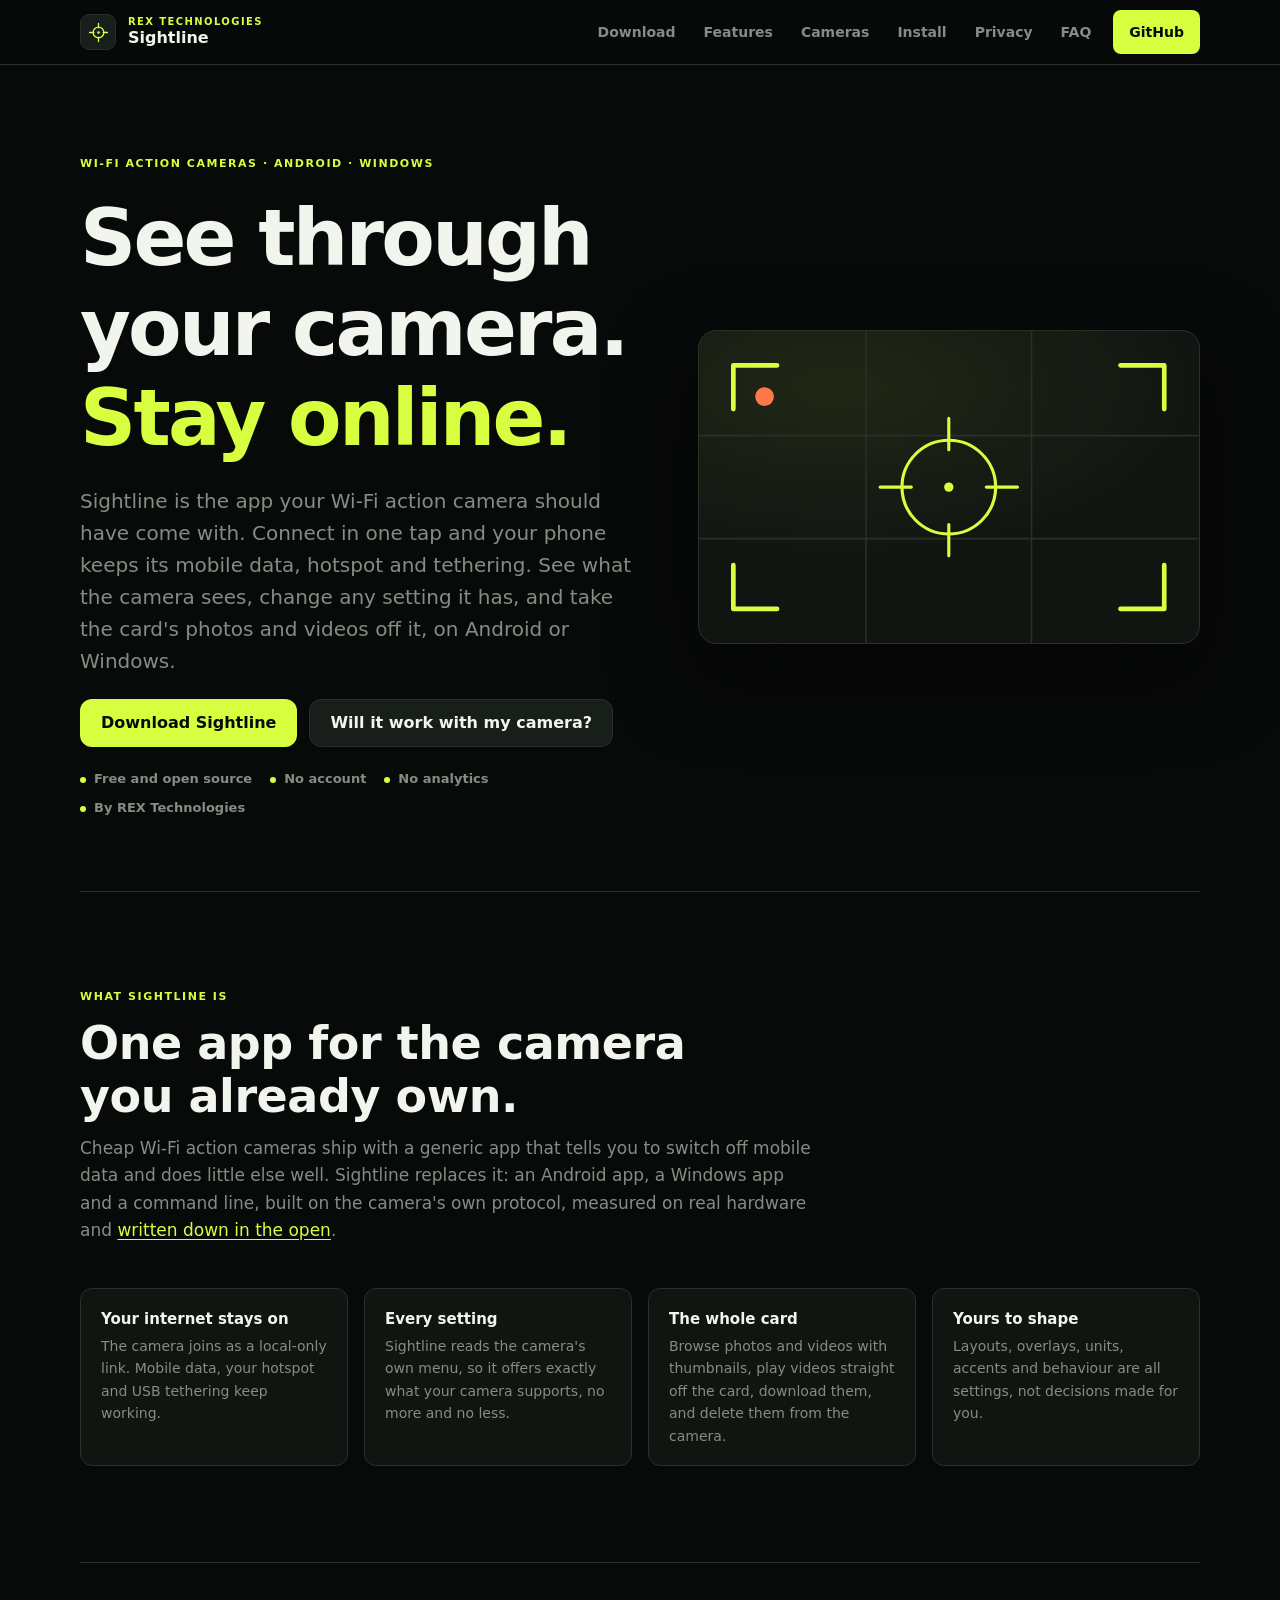
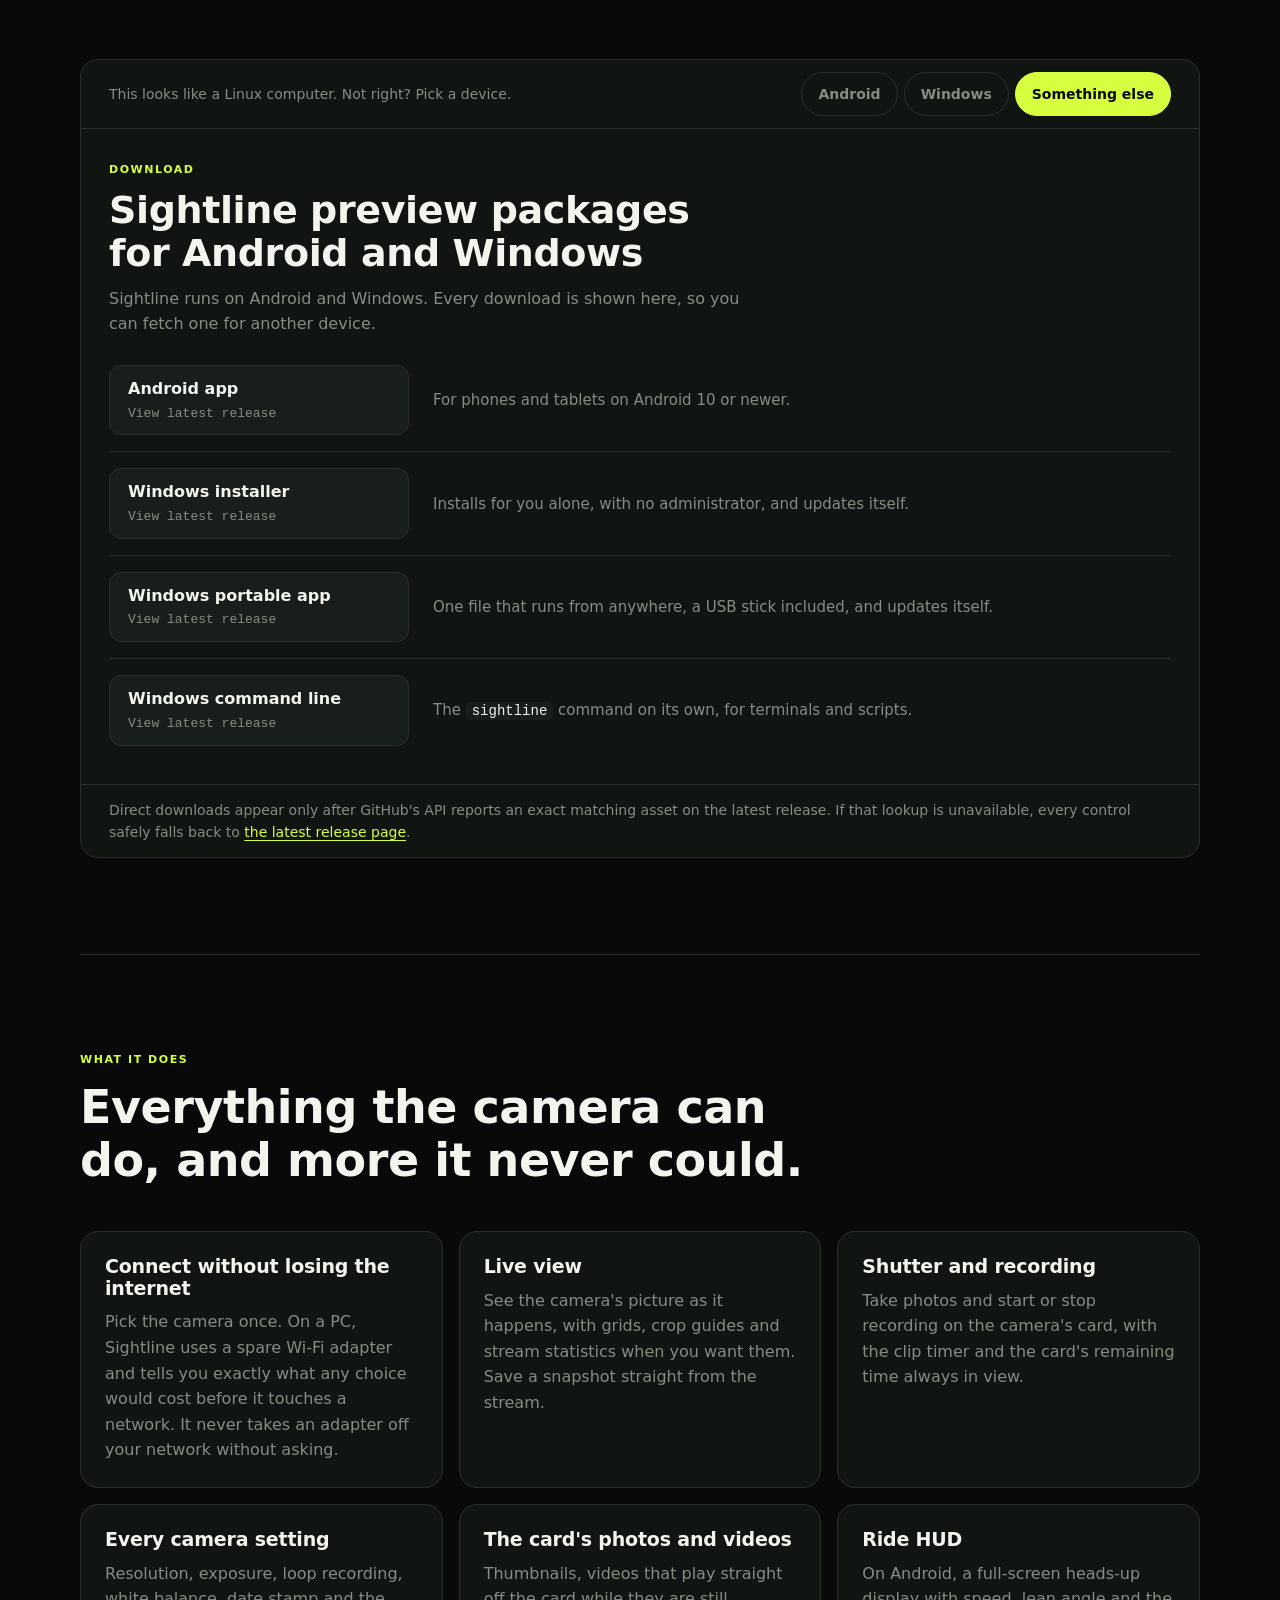
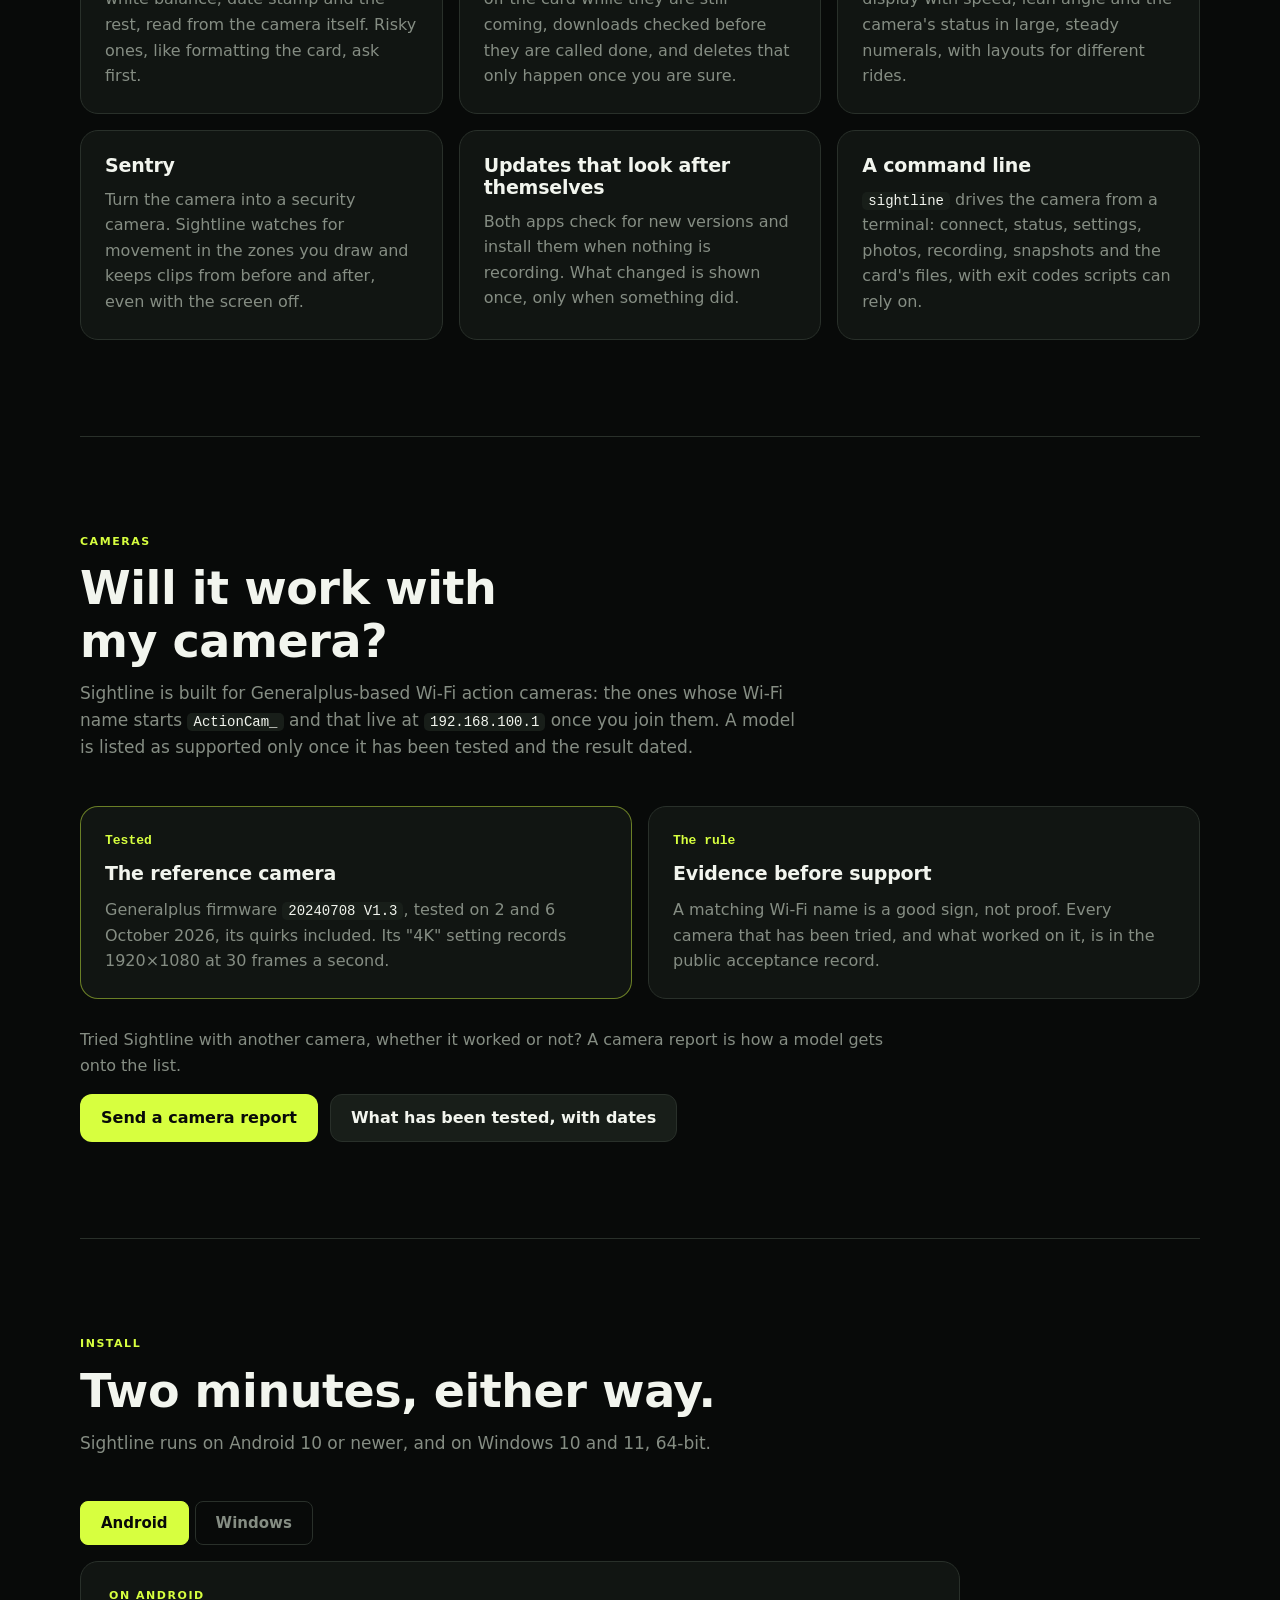
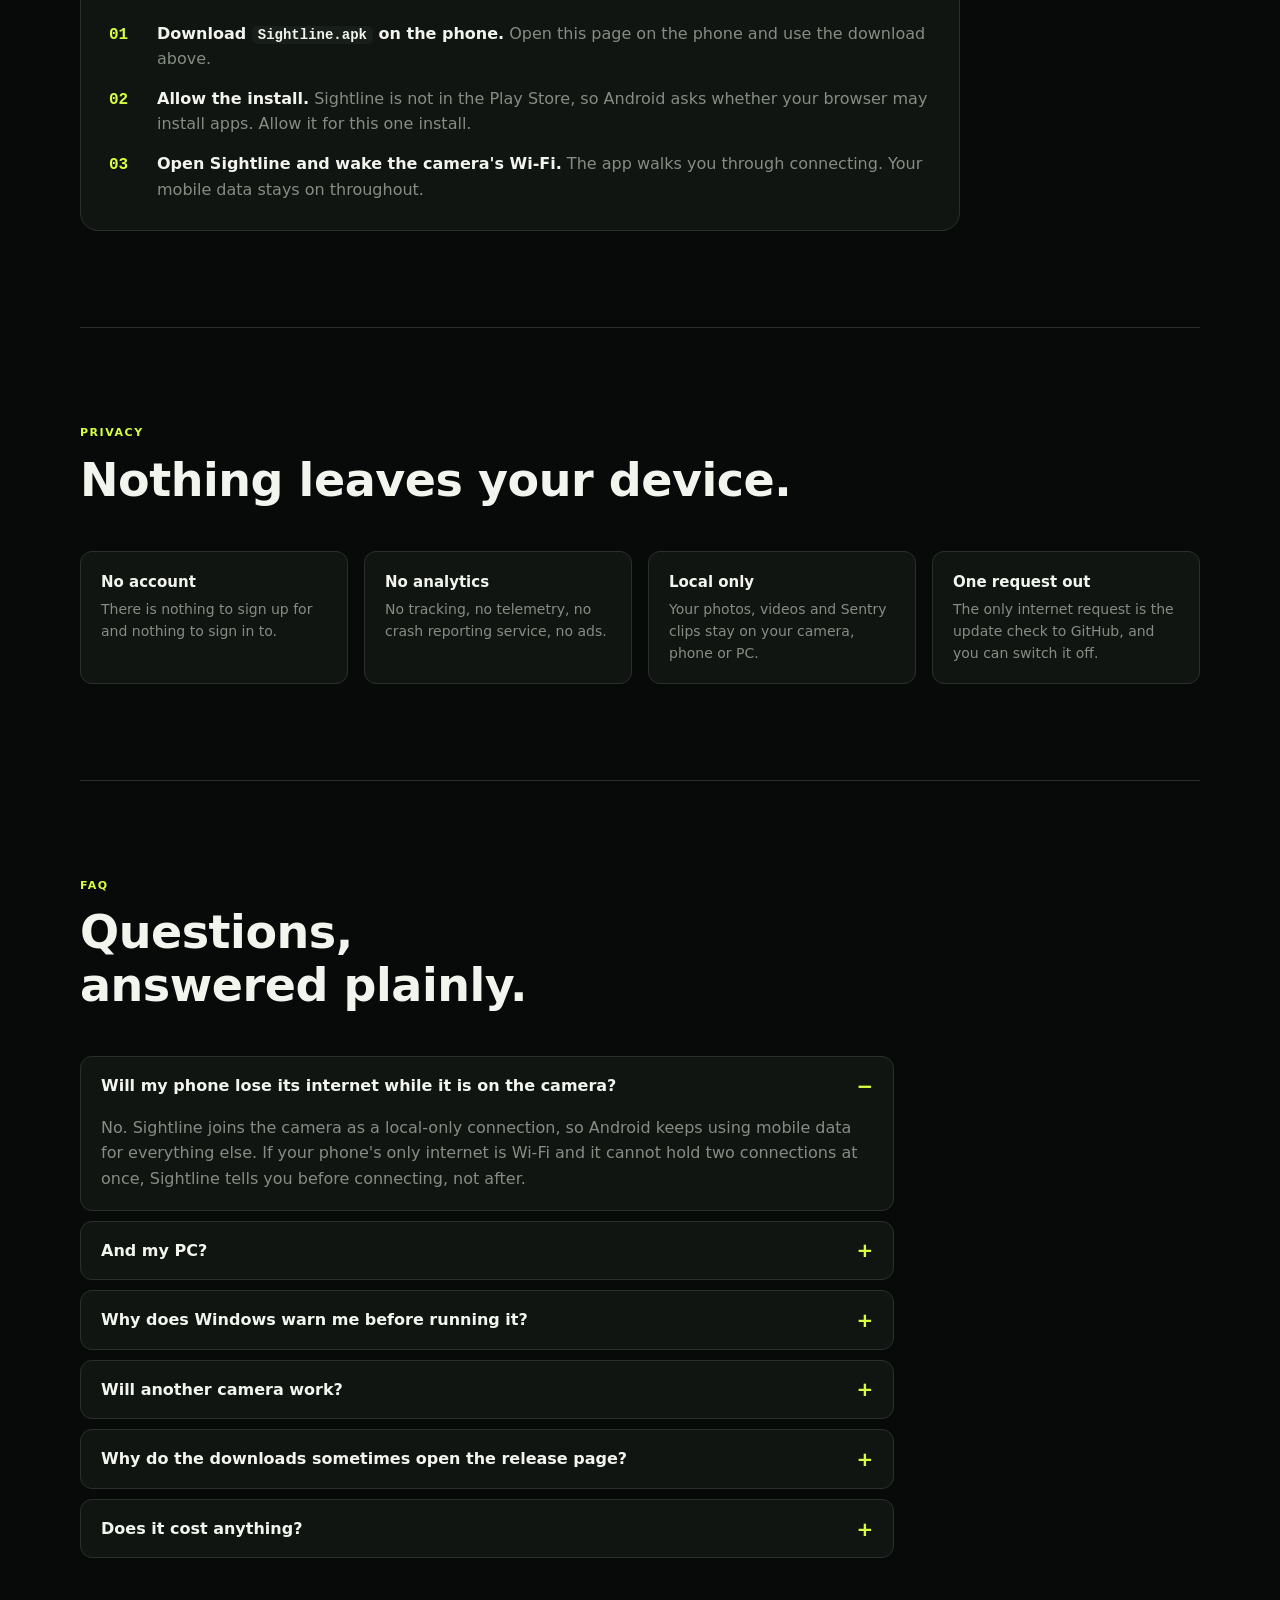
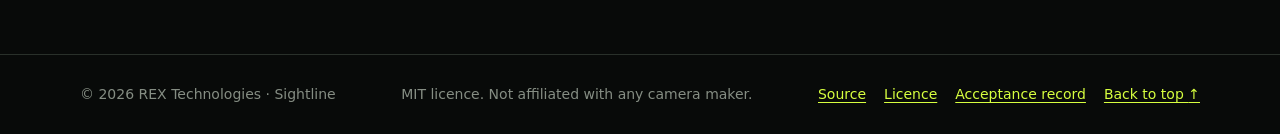
<file: site/index.html>
<!doctype html>
<html lang="en-GB">
<head>
<meta charset="utf-8">
<meta name="viewport" content="width=device-width,initial-scale=1">
<meta name="description" content="Sightline connects your phone or PC to a Wi-Fi action camera without cutting your internet: live view, every camera setting, the card's photos and videos, a ride HUD and a security-camera mode. Free, local only, by REX Technologies.">
<meta name="robots" content="index,follow">
<meta name="color-scheme" content="dark">
<meta name="theme-color" content="#080A09">
<meta property="og:title" content="Sightline — see through your action camera, stay online — REX Technologies">
<meta property="og:description" content="Live view, every setting, the card's files, a ride HUD and a security-camera mode for Wi-Fi action cameras. Android and Windows. No account, no analytics.">
<meta property="og:type" content="website">
<meta property="og:url" content="https://tochi-mba.github.io/sightline/">
<meta property="og:site_name" content="Sightline">
<meta name="twitter:card" content="summary">
<link rel="canonical" href="https://tochi-mba.github.io/sightline/">
<link rel="icon" href="favicon.svg" type="image/svg+xml">
<link rel="stylesheet" href="styles.css">
<noscript><style>@media(max-width:760px){.site-nav{display:flex!important;position:static!important;flex-direction:column}.menu-button{display:none!important}}</style></noscript>
<title>Sightline — see through your action camera, stay online — REX Technologies</title>
</head>
<body>
<a class="skip-link" href="#main">Skip to content</a>
<div class="ambient ambient-one" aria-hidden="true"></div>
<div class="ambient ambient-two" aria-hidden="true"></div>

<header class="site-header">
  <div class="container nav-wrap">
    <a class="brand" href="#top" aria-label="Sightline, by REX Technologies">
      <span class="brand-mark" aria-hidden="true"><svg viewBox="0 0 32 32"><circle cx="16" cy="16" r="7.5"/><path d="M16 3.5v6M16 22.5v6M3.5 16h6M22.5 16h6"/><circle class="brand-dot" cx="16" cy="16" r="1.8"/></svg></span>
      <span class="brand-lockup"><span class="brand-company">REX Technologies</span><span class="brand-name">Sightline</span></span>
    </a>
    <button class="menu-button" id="menu-button" type="button" aria-expanded="false" aria-controls="site-nav"><span class="sr-only">Toggle navigation</span><span></span><span></span></button>
    <nav id="site-nav" class="site-nav" aria-label="Primary navigation">
      <a href="#download">Download</a>
      <a href="#features">Features</a>
      <a href="#cameras">Cameras</a>
      <a href="#install">Install</a>
      <a href="#privacy">Privacy</a>
      <a href="#faq">FAQ</a>
      <a class="nav-github" href="https://github.com/tochi-mba/sightline">GitHub</a>
    </nav>
  </div>
</header>

<main id="main">
  <section class="hero container" id="top">
    <div class="hero-copy">
      <p class="eyebrow signal">Wi-Fi action cameras · Android · Windows</p>
      <h1>See through your camera. <span>Stay online.</span></h1>
      <p class="hero-lede">
        Sightline is the app your Wi-Fi action camera should have come with. Connect in one tap and
        your phone keeps its mobile data, hotspot and tethering. See what the camera sees, change
        any setting it has, and take the card's photos and videos off it, on Android or Windows.
      </p>
      <div class="hero-actions">
        <a class="button button-primary" href="#download">Download Sightline</a>
        <a class="button button-secondary" href="#cameras">Will it work with my camera?</a>
      </div>
      <div class="hero-meta">
        <span>Free and open source</span>
        <span>No account</span>
        <span>No analytics</span>
        <span>By REX Technologies</span>
      </div>
    </div>
    <div class="viewfinder" aria-hidden="true">
      <svg viewBox="0 0 320 200" focusable="false">
        <path class="vf-grid" d="M107 0v200M213 0v200M0 67h320M0 133h320"/>
        <path class="vf-corner" d="M22 50V22h28M270 22h28v28M298 150v28h-28M50 178H22v-28"/>
        <circle class="vf-ring" cx="160" cy="100" r="30"/>
        <path class="vf-cross" d="M160 56v20M160 124v20M116 100h20M184 100h20"/>
        <circle class="vf-dot" cx="160" cy="100" r="3"/>
        <circle class="vf-live" cx="42" cy="42" r="6"/>
      </svg>
    </div>
  </section>

  <section class="section container" id="about">
    <div class="section-heading">
      <p class="eyebrow signal">What Sightline is</p>
      <h2>One app for the camera you already own.</h2>
      <p>
        Cheap Wi-Fi action cameras ship with a generic app that tells you to switch off mobile data
        and does little else well. Sightline replaces it: an Android app, a Windows app and a
        command line, built on the camera's own protocol, measured on real hardware and
        <a href="https://github.com/tochi-mba/sightline/blob/main/docs/PROTOCOL.md">written down in the open</a>.
      </p>
    </div>
    <div class="facts">
      <div><strong>Your internet stays on</strong><span>The camera joins as a local-only link. Mobile data, your hotspot and USB tethering keep working.</span></div>
      <div><strong>Every setting</strong><span>Sightline reads the camera's own menu, so it offers exactly what your camera supports, no more and no less.</span></div>
      <div><strong>The whole card</strong><span>Browse photos and videos with thumbnails, play videos straight off the card, download them, and delete them from the camera.</span></div>
      <div><strong>Yours to shape</strong><span>Layouts, overlays, units, accents and behaviour are all settings, not decisions made for you.</span></div>
    </div>
  </section>

  <section class="section container" id="download" aria-labelledby="download-title">
    <div class="download">
      <div class="download-top">
        <p class="download-guess" id="download-guess" aria-live="polite">Choose the download for the device that will run it.</p>
        <div class="chips" id="download-chips" role="group" aria-label="Show the downloads for" hidden>
          <button class="chip" id="chip-android" type="button" aria-pressed="false">Android</button>
          <button class="chip" id="chip-windows" type="button" aria-pressed="false">Windows</button>
          <button class="chip" id="chip-other" type="button" aria-pressed="false">Something else</button>
        </div>
      </div>
      <div class="download-head">
        <p class="eyebrow signal">Download</p>
        <h2 id="download-title">Sightline preview packages for Android and Windows</h2>
        <p id="download-note">Sightline runs on Android and Windows. Every download is shown here, so you can fetch one for another device.</p>
      </div>
      <ul class="download-list" id="download-list">
        <li class="download-item" id="download-apk">
          <div class="download-phone" id="download-phone" hidden>
            <p class="eyebrow signal">Get it on your phone</p>
            <p>Open <strong>tochi-mba.github.io/sightline</strong> on the phone and download it there, or download it here and copy it across.</p>
            <!-- The QR code's slot. Once site/apk-qr.svg has been generated and committed, put this
                 line here, uncommented; until then the page references no file that does not exist.
                 <img class="download-qr" src="apk-qr.svg" alt="A QR code that opens the Android download" width="148" height="148">
            -->
          </div>
          <a class="download-link" href="https://github.com/tochi-mba/sightline/releases/latest"><span class="download-label">Android app</span><span class="download-file" id="file-apk">View latest release</span></a>
          <div class="download-text">
            <p>For phones and tablets on Android 10 or newer.</p>
            <p class="download-meta" id="meta-apk" hidden></p>
          </div>
        </li>
        <li class="download-item" id="download-setup">
          <a class="download-link" href="https://github.com/tochi-mba/sightline/releases/latest"><span class="download-label">Windows installer</span><span class="download-file" id="file-setup">View latest release</span></a>
          <div class="download-text">
            <p>Installs for you alone, with no administrator, and updates itself.</p>
            <p class="download-meta" id="meta-setup" hidden></p>
          </div>
        </li>
        <li class="download-item" id="download-portable">
          <a class="download-link" href="https://github.com/tochi-mba/sightline/releases/latest"><span class="download-label">Windows portable app</span><span class="download-file" id="file-portable">View latest release</span></a>
          <div class="download-text">
            <p>One file that runs from anywhere, a USB stick included, and updates itself.</p>
            <p class="download-meta" id="meta-portable" hidden></p>
          </div>
        </li>
        <li class="download-item" id="download-cli">
          <a class="download-link" href="https://github.com/tochi-mba/sightline/releases/latest"><span class="download-label">Windows command line</span><span class="download-file" id="file-cli">View latest release</span></a>
          <div class="download-text">
            <p>The <code>sightline</code> command on its own, for terminals and scripts.</p>
            <p class="download-meta" id="meta-cli" hidden></p>
          </div>
        </li>
      </ul>
      <div class="download-foot">
        <p>
          Direct downloads appear only after GitHub's API reports an exact matching asset on the
          latest release. If that lookup is unavailable, every control safely falls back to
          <a href="https://github.com/tochi-mba/sightline/releases/latest">the latest release page</a>.
        </p>
      </div>
    </div>
  </section>

  <section class="section container" id="features">
    <div class="section-heading">
      <p class="eyebrow signal">What it does</p>
      <h2>Everything the camera can do, and more it never could.</h2>
    </div>
    <div class="feature-grid">
      <div class="feature-card">
        <h3>Connect without losing the internet</h3>
        <p>Pick the camera once. On a PC, Sightline uses a spare Wi-Fi adapter and tells you exactly what any choice would cost before it touches a network. It never takes an adapter off your network without asking.</p>
      </div>
      <div class="feature-card">
        <h3>Live view</h3>
        <p>See the camera's picture as it happens, with grids, crop guides and stream statistics when you want them. Save a snapshot straight from the stream.</p>
      </div>
      <div class="feature-card">
        <h3>Shutter and recording</h3>
        <p>Take photos and start or stop recording on the camera's card, with the clip timer and the card's remaining time always in view.</p>
      </div>
      <div class="feature-card">
        <h3>Every camera setting</h3>
        <p>Resolution, exposure, loop recording, white balance, date stamp and the rest, read from the camera itself. Risky ones, like formatting the card, ask first.</p>
      </div>
      <div class="feature-card">
        <h3>The card's photos and videos</h3>
        <p>Thumbnails, videos that play straight off the card while they are still coming, downloads checked before they are called done, and deletes that only happen once you are sure.</p>
      </div>
      <div class="feature-card">
        <h3>Ride HUD</h3>
        <p>On Android, a full-screen heads-up display with speed, lean angle and the camera's status in large, steady numerals, with layouts for different rides.</p>
      </div>
      <div class="feature-card">
        <h3>Sentry</h3>
        <p>Turn the camera into a security camera. Sightline watches for movement in the zones you draw and keeps clips from before and after, even with the screen off.</p>
      </div>
      <div class="feature-card">
        <h3>Updates that look after themselves</h3>
        <p>Both apps check for new versions and install them when nothing is recording. What changed is shown once, only when something did.</p>
      </div>
      <div class="feature-card">
        <h3>A command line</h3>
        <p><code>sightline</code> drives the camera from a terminal: connect, status, settings, photos, recording, snapshots and the card's files, with exit codes scripts can rely on.</p>
      </div>
    </div>
  </section>

  <section class="section container" id="cameras">
    <div class="section-heading">
      <p class="eyebrow signal">Cameras</p>
      <h2>Will it work with my camera?</h2>
      <p>
        Sightline is built for Generalplus-based Wi-Fi action cameras: the ones whose Wi-Fi name
        starts <code>ActionCam_</code> and that live at <code>192.168.100.1</code> once you join
        them. A model is listed as supported only once it has been tested and the result dated.
      </p>
    </div>
    <div class="steps steps-two">
      <div class="step step-verified">
        <span class="step-number">Tested</span>
        <h3>The reference camera</h3>
        <p>Generalplus firmware <code>20240708 V1.3</code>, tested on 2 and 6 October 2026, its quirks included. Its "4K" setting records 1920×1080 at 30 frames a second.</p>
      </div>
      <div class="step">
        <span class="step-number">The rule</span>
        <h3>Evidence before support</h3>
        <p>A matching Wi-Fi name is a good sign, not proof. Every camera that has been tried, and what worked on it, is in the public acceptance record.</p>
      </div>
    </div>
    <div class="camera-report">
      <p>Tried Sightline with another camera, whether it worked or not? A camera report is how a model gets onto the list.</p>
      <div class="hero-actions">
        <a class="button button-primary" href="https://github.com/tochi-mba/sightline/issues/new?title=Camera%20report%3A%20&amp;body=Camera%2C%20as%20named%20on%20it%20or%20its%20box%3A%0A%0AHow%20its%20Wi-Fi%20name%20starts%20%28for%20example%20ActionCam_%3B%20leave%20off%20the%20rest%2C%20which%20can%20identify%20your%20camera%29%3A%0A%0AIs%20it%20at%20192.168.100.1%20once%20you%20have%20joined%20its%20Wi-Fi%3F%0A%0AFirmware%2C%20if%20you%20can%20see%20it%3A%0A%0AWhat%20worked%3A%0A%0AWhat%20did%20not%3A%0A">Send a camera report</a>
        <a class="button button-secondary" href="https://github.com/tochi-mba/sightline/blob/main/docs/ACCEPTANCE.md">What has been tested, with dates</a>
      </div>
    </div>
  </section>

  <section class="section container" id="install">
    <div class="section-heading">
      <p class="eyebrow signal">Install</p>
      <h2>Two minutes, either way.</h2>
      <p>Sightline runs on Android 10 or newer, and on Windows 10 and 11, 64-bit.</p>
    </div>
    <div class="tabs" id="install-tabs" role="tablist" aria-label="Install on" hidden>
      <button class="tab" id="tab-android" type="button" role="tab" aria-selected="true" aria-controls="install-android">Android</button>
      <button class="tab" id="tab-windows" type="button" role="tab" aria-selected="false" aria-controls="install-windows" tabindex="-1">Windows</button>
    </div>
    <div class="tab-panel" id="install-android" role="tabpanel" aria-labelledby="tab-android">
      <h3 class="panel-title">On Android</h3>
      <ol class="install-steps">
        <li><strong>Download <code>Sightline.apk</code> on the phone.</strong> Open this page on the phone and use the download above.</li>
        <li><strong>Allow the install.</strong> Sightline is not in the Play Store, so Android asks whether your browser may install apps. Allow it for this one install.</li>
        <li><strong>Open Sightline and wake the camera's Wi-Fi.</strong> The app walks you through connecting. Your mobile data stays on throughout.</li>
      </ol>
    </div>
    <div class="tab-panel" id="install-windows" role="tabpanel" aria-labelledby="tab-windows">
      <h3 class="panel-title">On Windows</h3>
      <ol class="install-steps">
        <li><strong>Run <code>Sightline-Setup.exe</code>.</strong> It installs for you alone, needs no administrator, and puts <code>sightline</code> on your path. Prefer nothing installed? <code>Sightline-Portable.exe</code> runs from anywhere.</li>
        <li><strong>If Windows says "Windows protected your PC", choose More info, then Run anyway.</strong> Sightline is not code-signed yet, and that is the warning Windows shows for every unsigned app.</li>
        <li><strong>Plug in a spare Wi-Fi adapter if you have one.</strong> It lets the PC stay online through its own Wi-Fi while the adapter talks to the camera. Sightline works with one adapter too and says first what that will mean.</li>
      </ol>
    </div>
  </section>

  <section class="section container" id="privacy">
    <div class="section-heading">
      <p class="eyebrow signal">Privacy</p>
      <h2>Nothing leaves your device.</h2>
    </div>
    <div class="facts">
      <div><strong>No account</strong><span>There is nothing to sign up for and nothing to sign in to.</span></div>
      <div><strong>No analytics</strong><span>No tracking, no telemetry, no crash reporting service, no ads.</span></div>
      <div><strong>Local only</strong><span>Your photos, videos and Sentry clips stay on your camera, phone or PC.</span></div>
      <div><strong>One request out</strong><span>The only internet request is the update check to GitHub, and you can switch it off.</span></div>
    </div>
  </section>

  <section class="section container" id="faq">
    <div class="section-heading">
      <p class="eyebrow signal">FAQ</p>
      <h2>Questions, answered plainly.</h2>
    </div>
    <div class="faq">
      <details open>
        <summary>Will my phone lose its internet while it is on the camera?</summary>
        <p>No. Sightline joins the camera as a local-only connection, so Android keeps using mobile data for everything else. If your phone's only internet is Wi-Fi and it cannot hold two connections at once, Sightline tells you before connecting, not after.</p>
      </details>
      <details>
        <summary>And my PC?</summary>
        <p>With a spare Wi-Fi adapter, nothing changes: the camera gets the spare and your internet keeps its own. With one adapter, Sightline says exactly what will pause and puts your Wi-Fi back on its network when you disconnect.</p>
      </details>
      <details>
        <summary>Why does Windows warn me before running it?</summary>
        <p>Because the builds are not code-signed yet. A certificate costs money, and the warning is what Windows shows for every unsigned app. The source is public, and every release lists its files' checksums.</p>
      </details>
      <details>
        <summary>Will another camera work?</summary>
        <p>If its Wi-Fi name starts <code>ActionCam_</code> and it answers at <code>192.168.100.1</code>, very likely. Only tested models are listed as supported; a camera report adds yours.</p>
      </details>
      <details>
        <summary>Why do the downloads sometimes open the release page?</summary>
        <p>A button becomes a direct download only once GitHub confirms that exact file is on the latest release. If GitHub cannot be reached, the button opens the release page rather than guessing.</p>
      </details>
      <details>
        <summary>Does it cost anything?</summary>
        <p>No. Sightline is free and MIT licensed, and the source is on GitHub.</p>
      </details>
    </div>
  </section>
</main>

<footer class="site-footer">
  <div class="container footer-wrap">
    <span>© 2026 REX Technologies · Sightline</span>
    <span>MIT licence. Not affiliated with any camera maker.</span>
    <span class="footer-links">
      <a href="https://github.com/tochi-mba/sightline">Source</a>
      <a href="https://github.com/tochi-mba/sightline/blob/main/LICENSE">Licence</a>
      <a href="https://github.com/tochi-mba/sightline/blob/main/docs/ACCEPTANCE.md">Acceptance record</a>
      <a href="#top">Back to top <span aria-hidden="true">↑</span></a>
    </span>
  </div>
</footer>
<script type="module" src="app.js"></script>
</body>
</html>
</file>
<file: site/styles.css>
/* Sightline — REX Technologies. The ink/signal palette shared across REX products; dark by design. */

:root{
  --ink:#080A09;
  --panel:#111512;
  --raised:#181E19;
  --line:#29302A;
  --text:#F2F5EE;
  --muted:#858D83;
  --signal:#D7FF3F;
  --live:#FF774D;
  --signal-wash:rgba(215,255,63,.10);
  --radius-s:8px;
  --radius-m:12px;
  --radius-l:18px;
  --gutter:clamp(16px,4vw,32px);
  --page:1120px;
  --section:clamp(56px,8vw,96px);
  --font:"Segoe UI",system-ui,-apple-system,"Helvetica Neue",Arial,sans-serif;
  --mono:"Cascadia Mono","SF Mono",Consolas,ui-monospace,Menlo,monospace;
  color-scheme:dark;
}

*,*::before,*::after{box-sizing:border-box}
html{background:var(--ink);scroll-behavior:smooth;-webkit-text-size-adjust:100%;overflow-x:hidden}
body{margin:0;background:var(--ink);color:var(--text);font-family:var(--font);font-size:16px;line-height:1.6;-webkit-font-smoothing:antialiased;overflow-x:hidden}
a{color:var(--signal);text-decoration:none}
a:hover{text-decoration:underline}
button{font:inherit}
svg{display:block}
code,kbd,pre{font-family:var(--mono)}
:focus-visible{outline:2px solid var(--signal);outline-offset:3px;border-radius:4px}
/* The page script shows and hides by this attribute, so it has to win over any display a class sets. */
[hidden]{display:none!important}
/* A section reached by its anchor stops clear of the sticky header. */
section[id],.tab-panel{scroll-margin-top:84px}

.container{width:min(var(--page),100% - 2 * var(--gutter));margin-inline:auto}
.section{padding:var(--section) 0;border-top:1px solid var(--line)}
.sr-only{position:absolute;width:1px;height:1px;padding:0;margin:-1px;overflow:hidden;clip:rect(0,0,0,0);white-space:nowrap;border:0}
.skip-link{position:absolute;left:12px;top:-60px;background:var(--signal);color:var(--ink);padding:10px 14px;border-radius:var(--radius-s);font-weight:700;z-index:100}
.skip-link:focus{top:12px}

h1,h2,h3{margin:0;line-height:1.15;font-weight:700;letter-spacing:-.01em}
h1,h2{text-wrap:balance}
h1{font-size:clamp(40px,6.4vw,78px);letter-spacing:-.035em;font-weight:900}
h1 span{color:var(--signal)}
h2{font-size:clamp(28px,4.2vw,46px)}
h3{font-size:19px}
p{margin:0}
strong{font-weight:700;color:var(--text)}
code{color:var(--text);background:var(--raised);padding:1px 6px;border-radius:5px;font-size:14px;overflow-wrap:anywhere}
pre code{padding:0;background:none;overflow-wrap:normal}
kbd{font-family:var(--font);font-weight:700;font-size:.92em;color:var(--text);background:var(--raised);border:1px solid var(--line);border-radius:6px;padding:1px 7px;white-space:nowrap}

.eyebrow{font-size:11px;font-weight:700;letter-spacing:.14em;text-transform:uppercase;color:var(--muted);display:flex;align-items:center;gap:9px}
.eyebrow.signal{color:var(--signal)}
.pill{display:inline-flex;align-items:center;min-height:24px;padding:0 10px;border-radius:999px;border:1px solid var(--live);color:var(--live);font-size:11px;font-weight:700;letter-spacing:.12em;text-transform:uppercase;white-space:nowrap}

.ambient{position:fixed;border-radius:50%;filter:blur(90px);pointer-events:none;opacity:.14;z-index:-2}
.ambient-one{width:520px;height:520px;background:var(--signal);top:90px;right:-230px}
.ambient-two{width:420px;height:420px;background:var(--live);top:620px;left:-250px}

/* Header */
.site-header{position:sticky;top:0;z-index:50;background:rgba(8,10,9,.86);backdrop-filter:blur(12px);-webkit-backdrop-filter:blur(12px);border-bottom:1px solid var(--line)}
.nav-wrap{min-height:64px;display:flex;align-items:center;gap:12px}
.brand{display:flex;align-items:center;gap:12px;color:var(--text);min-height:44px}
.brand:hover{text-decoration:none}
.brand-mark{width:36px;height:36px;border-radius:9px;display:grid;place-items:center;background:var(--raised);border:1px solid var(--line)}
.brand-mark svg{width:23px;fill:none;stroke:var(--signal);stroke-width:1.8;stroke-linecap:round;stroke-linejoin:round}
.brand-mark .brand-dot{fill:var(--signal);stroke:none}
.brand-lockup{display:flex;flex-direction:column;gap:1px;line-height:1.08}
.brand-company{font-size:10px;font-weight:700;letter-spacing:.14em;text-transform:uppercase;color:var(--signal)}
.brand-name{font-size:16px;font-weight:700;color:var(--text)}
.site-nav{margin-left:auto;display:flex;align-items:center;gap:4px}
.site-nav a{color:var(--muted);font-size:14px;font-weight:600;white-space:nowrap;padding:10px 12px;border-radius:var(--radius-s);min-height:44px;display:inline-flex;align-items:center}
.site-nav a:hover{color:var(--text);text-decoration:none;background:var(--raised)}
.nav-github{color:var(--ink)!important;background:var(--signal)!important;margin-left:6px;padding-inline:16px!important}
.nav-github:hover{opacity:.9}
.menu-button{margin-left:auto;display:none;min-width:44px;min-height:44px;padding:0 12px;border:1px solid var(--line);border-radius:var(--radius-s);background:transparent;color:var(--text);cursor:pointer}
.menu-button span:not(.sr-only){display:block;width:16px;height:2px;background:currentColor;margin:5px auto}

/* Hero */
.hero{display:grid;grid-template-columns:1.05fr .95fr;gap:clamp(28px,5vw,64px);align-items:center;padding:clamp(48px,7vw,96px) 0 clamp(40px,6vw,72px)}
.hero-copy{display:flex;flex-direction:column;gap:22px}
.hero-lede{font-size:clamp(17px,1.6vw,20px);color:var(--muted);max-width:56ch}
.hero-actions{display:flex;flex-wrap:wrap;gap:12px}
.hero-meta{display:flex;flex-wrap:wrap;gap:8px 18px;color:var(--muted);font-size:13px;font-weight:600}
.hero-meta span::before{content:"";display:inline-block;width:6px;height:6px;border-radius:50%;background:var(--signal);margin-right:8px;vertical-align:middle}
.hero-status{display:flex;flex-wrap:wrap;align-items:center;gap:6px 10px;color:var(--muted);font-size:14px;max-width:60ch}
.hero-status a{text-decoration:underline;text-underline-offset:3px}
.button{display:inline-flex;align-items:center;gap:8px;min-height:48px;padding:0 20px;border-radius:var(--radius-m);font-weight:700;border:1px solid transparent}
.button:hover{text-decoration:none}
.button-primary{background:var(--signal);color:var(--ink)}
.button-primary:hover{filter:brightness(1.05)}
.button-secondary{background:var(--raised);color:var(--text);border-color:var(--line)}
.button-secondary:hover{border-color:var(--muted)}

/* A viewfinder drawn in lines: what the app is about, without pretending to be a screenshot of it. */
.viewfinder{border-radius:var(--radius-l);background:radial-gradient(120% 90% at 28% 18%,rgba(215,255,63,.08),transparent 62%),var(--panel);border:1px solid var(--line);box-shadow:0 30px 80px rgba(0,0,0,.5);overflow:hidden}
.viewfinder svg{width:100%;height:auto}
.vf-grid{fill:none;stroke:var(--line);stroke-width:1}
.vf-corner{fill:none;stroke:var(--signal);stroke-width:3;stroke-linecap:round;stroke-linejoin:round}
.vf-ring,.vf-cross{fill:none;stroke:var(--signal);stroke-width:2;stroke-linecap:round}
.vf-dot{fill:var(--signal)}
.vf-live{fill:var(--live);animation:live 2.4s ease-in-out infinite}
@keyframes live{50%{opacity:.3}}

/* A window showing commands */
.console{margin:0;padding:22px;border-radius:var(--radius-l);background:var(--panel);border:1px solid var(--line);overflow:auto;font-size:13.5px;line-height:1.7;color:var(--text);box-shadow:0 30px 80px rgba(0,0,0,.5)}

/* Sections */
.section-heading{display:flex;flex-direction:column;gap:12px;max-width:72ch;margin-bottom:clamp(28px,4vw,44px)}
.section-heading p{color:var(--muted);font-size:17px}
.section-heading p.eyebrow{font-size:11px}
.section-heading a,.download-foot a,.camera-report p a,.faq a{text-decoration:underline;text-underline-offset:3px}
.facts{display:grid;grid-template-columns:repeat(4,1fr);gap:16px}
.facts div{display:flex;flex-direction:column;gap:4px;padding:18px 20px;background:var(--panel);border:1px solid var(--line);border-radius:var(--radius-m)}
.facts strong{font-size:15px}
.facts span{font-size:14px;color:var(--muted)}
.steps{display:grid;grid-template-columns:repeat(3,1fr);gap:16px}
.steps-two{grid-template-columns:repeat(2,1fr)}
.step{background:var(--panel);border:1px solid var(--line);border-radius:var(--radius-l);padding:24px;display:flex;flex-direction:column;gap:12px}
.step p{color:var(--muted)}
.step-number{font-family:var(--mono);color:var(--signal);font-weight:700;font-size:13px}
.step-verified{border-color:rgba(215,255,63,.45)}
.camera-report{margin-top:28px;display:grid;gap:16px;max-width:80ch}
.camera-report p{color:var(--muted)}
.feature-grid{display:grid;grid-template-columns:repeat(3,1fr);gap:16px}
.feature-card{background:var(--panel);border:1px solid var(--line);border-radius:var(--radius-l);padding:24px;display:flex;flex-direction:column;gap:10px}
.feature-card p{color:var(--muted)}

/* Download panel. Its own markup is the view for a device Sightline does not run on, so it reads
   correctly before the page script runs, and if it never does. */
.download{background:var(--panel);border:1px solid var(--line);border-radius:var(--radius-l);overflow:hidden}
.download-top{display:flex;flex-wrap:wrap;align-items:center;gap:10px 16px;padding:12px clamp(16px,3vw,28px);border-bottom:1px solid var(--line)}
.download-guess{font-size:14px;color:var(--muted)}
.chips{display:flex;flex-wrap:wrap;gap:6px;margin-left:auto}
.chip{min-height:44px;padding:0 16px;border-radius:999px;border:1px solid var(--line);background:transparent;color:var(--muted);font-size:14px;font-weight:600;cursor:pointer}
.chip:hover{color:var(--text);border-color:var(--muted)}
.chip[aria-pressed="true"]{color:var(--ink);background:var(--signal);border-color:var(--signal)}
.download-head{display:flex;flex-direction:column;gap:10px;padding:clamp(22px,3.5vw,32px) clamp(16px,3vw,28px) 6px}
.download-head h2{font-size:clamp(26px,3.4vw,38px)}
.download-head p:not(.eyebrow){color:var(--muted);max-width:64ch}
.download-list{list-style:none;margin:0;padding:6px clamp(16px,3vw,28px) clamp(14px,2.5vw,22px)}
.download-item{display:grid;grid-template-columns:minmax(0,300px) minmax(0,1fr);align-items:center;gap:12px 24px;padding:16px 0}
.download-item+.download-item{border-top:1px solid var(--line)}
.download-link{display:flex;flex-direction:column;justify-content:center;gap:2px;min-height:60px;padding:10px 18px;border-radius:var(--radius-m);background:var(--raised);border:1px solid var(--line);color:var(--text)}
.download-link:hover{text-decoration:none;border-color:var(--muted)}
.download-label{font-weight:700}
.download-file{font-family:var(--mono);font-size:13px;color:var(--muted);overflow-wrap:anywhere}
.download-text{display:grid;gap:4px;color:var(--muted);font-size:15px}
.download-meta{color:var(--text);font-size:14px;overflow-wrap:anywhere}
.download-item.is-lead .download-link{min-height:68px;background:var(--signal);border-color:var(--signal);color:var(--ink)}
.download-item.is-lead .download-link:hover{filter:brightness(1.05)}
.download-item.is-lead .download-file{color:var(--ink);opacity:.75}
.download-phone{grid-column:1/-1;display:grid;gap:6px;color:var(--muted);font-size:15px}
.download-phone strong{overflow-wrap:anywhere}
/* For the QR code's slot in index.html: a code needs a light quiet zone around it to scan. */
.download-qr{width:148px;height:148px;padding:8px;border-radius:var(--radius-s);background:#FFFFFF}
.download-foot{padding:14px clamp(16px,3vw,28px);border-top:1px solid var(--line);font-size:14px;color:var(--muted)}

/* Install */
.tabs{display:flex;flex-wrap:wrap;gap:6px;margin-bottom:16px}
.tab{min-height:44px;padding:0 20px;border-radius:var(--radius-s);border:1px solid var(--line);background:transparent;color:var(--muted);font-size:15px;font-weight:600;cursor:pointer}
.tab:hover{color:var(--text);border-color:var(--muted)}
.tab[aria-selected="true"]{color:var(--ink);background:var(--signal);border-color:var(--signal)}
.tab-panel{max-width:880px;display:grid;gap:18px;padding:clamp(20px,3vw,28px);background:var(--panel);border:1px solid var(--line);border-radius:var(--radius-l)}
.tab-panel+.tab-panel{margin-top:14px}
.panel-title{font-size:11px;font-weight:700;letter-spacing:.14em;text-transform:uppercase;color:var(--signal)}
.install-steps{margin:0;padding-left:0;list-style:none;counter-reset:step;display:grid;gap:14px}
.install-steps li{counter-increment:step;position:relative;padding-left:48px;color:var(--muted);min-width:0}
.install-steps li::before{content:counter(step,decimal-leading-zero);position:absolute;left:0;top:2px;font-family:var(--mono);font-weight:700;color:var(--signal)}
.install-steps em{font-style:normal;font-weight:600;color:var(--text)}
.install-steps .console{margin-top:12px;padding:16px 18px;font-size:13px;box-shadow:none}

/* Privacy */
.privacy-list{list-style:none;margin:0;padding:0;display:grid;gap:14px;max-width:80ch}
.privacy-list li{position:relative;padding-left:24px;color:var(--muted)}
.privacy-list li::before{content:"";position:absolute;left:2px;top:.62em;width:8px;height:8px;border-radius:50%;background:var(--signal)}

/* FAQ */
.faq{display:grid;gap:10px;max-width:80ch}
.faq details{background:var(--panel);border:1px solid var(--line);border-radius:var(--radius-m);padding:0 20px}
.faq summary{cursor:pointer;padding:16px 0;font-weight:700;list-style:none;display:flex;justify-content:space-between;gap:16px;align-items:center}
.faq summary::-webkit-details-marker{display:none}
.faq summary::after{content:"+";color:var(--signal);font-weight:700;font-size:20px;line-height:1}
.faq details[open] summary::after{content:"−"}
.faq p{padding:0 0 18px;color:var(--muted)}

/* Footer */
.site-footer{border-top:1px solid var(--line);padding:28px 0;color:var(--muted);font-size:14px}
.footer-wrap{display:flex;flex-wrap:wrap;justify-content:space-between;gap:10px}
.site-footer a{text-decoration:underline;text-underline-offset:3px}
.footer-links{display:flex;flex-wrap:wrap;gap:18px}

/* 404 */
.not-found{padding:clamp(72px,14vh,140px) 0;max-width:720px}
.not-found h1{margin:14px 0 0;font-size:clamp(34px,5.6vw,60px)}
.not-found .hero-lede{margin-top:16px}
.not-found .hero-actions{margin-top:28px}

@media(prefers-reduced-motion:reduce){html{scroll-behavior:auto}*,*::before,*::after{transition:none!important;animation:none!important}}

/* Responsive */
@media(max-width:1000px){
  .hero{grid-template-columns:1fr}
  .viewfinder{max-width:560px}
  .steps,.feature-grid,.facts{grid-template-columns:repeat(2,1fr)}
}
@media(forced-colors:active){
  .ambient{display:none}
  .button-primary,.nav-github,.chip[aria-pressed="true"],.tab[aria-selected="true"],.download-item.is-lead .download-link{border:2px solid ButtonText}
}
@media(max-width:760px){
  .menu-button{display:block}
  .site-nav{display:none;position:absolute;left:0;right:0;top:100%;flex-direction:column;align-items:stretch;padding:10px var(--gutter) 16px;background:var(--ink);border-bottom:1px solid var(--line)}
  .site-nav.open{display:flex}
  .site-nav a{min-height:46px}
  .nav-github{margin-left:0;justify-content:center}
  .brand-name{font-size:14px}
  .steps,.feature-grid,.facts{grid-template-columns:1fr}
  .chips{margin-left:0}
  .download-item{grid-template-columns:minmax(0,1fr)}
}
</file>
